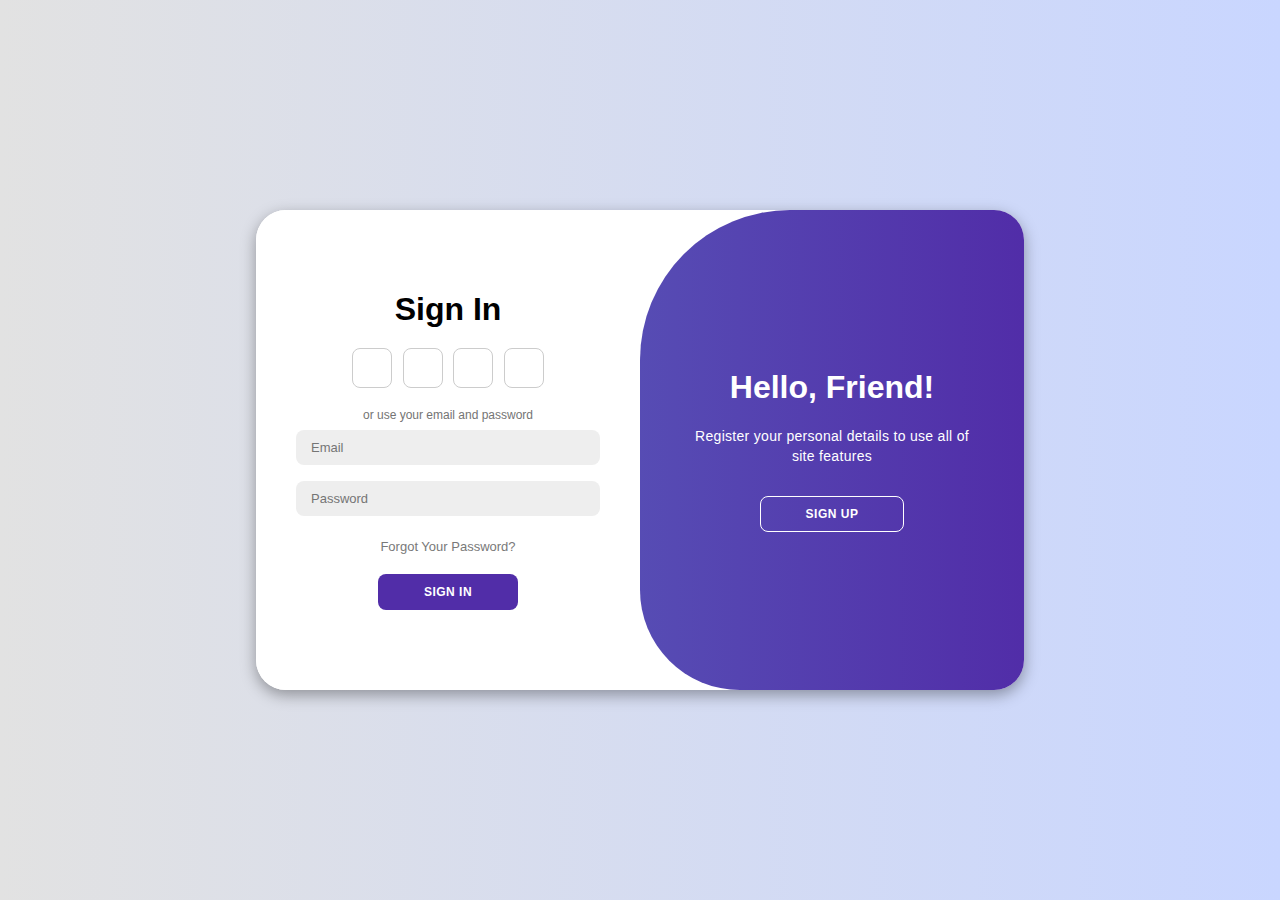
<file: form.html>
<!DOCTYPE html>
<html lang="en">
  <head>
    <meta charset="UTF-8" />
    <meta name="viewport" content="width=device-width, initial-scale=1.0" />
    <link rel="stylesheet" href="style2.css" />
    <title>Form</title>
  </head>
  <body>
    <div class="container" id="container">
      <div class="form-container sign-up">
        <form>
          <h1>Create Account</h1>
          <div class="social-icons">
            <a href="#" class="icon">
              <i class="fa-brands fa-google-plus-g"></i>
            </a>
            <a href="#" class="icon">
              <i class="fa-brands fa-facebook-f"></i>
            </a>
            <a href="#" class="icon">
              <i class="fa-brands fa-google-plus-g"></i>
            </a>
            <a href="#" class="icon">
              <i class="fa-brands fa-google-plus-g"></i>
            </a>
          </div>
          <span>or use your email for registration</span>
          <input type="text" placeholder="Name" />
          <input type="email" placeholder="Email" />
          <input type="password" placeholder="Password" />
          <button>Sign Up</button>
        </form>
      </div>
      <div class="form-container sign-in">
        <form>
          <h1>Sign In</h1>
          <div class="social-icons">
            <a href="#" class="icon">
              <i class="fa-brands fa-google-plus-g"></i>
            </a>
            <a href="#" class="icon">
              <i class="fa-brands fa-facebook-f"></i>
            </a>
            <a href="#" class="icon">
              <i class="fa-brands fa-google-plus-g"></i>
            </a>
            <a href="#" class="icon">
              <i class="fa-brands fa-google-plus-g"></i>
            </a>
          </div>
          <span>or use your email and password</span>
          <input type="email" placeholder="Email" />
          <input type="password" placeholder="Password" />
          <a href="">Forgot Your Password?</a>
          <button>Sign In</button>
        </form>
      </div>
      <div class="toggle-container">
        <div class="toggle">
          <div class="toggle-panel toggle-left">
            <h1>Welcome Back!</h1>
            <p>Enter your personal details to use all of site features</p>
            <button class="hidden" id="login">Sign In</button>
          </div>
          <div class="toggle-panel toggle-right">
            <h1>Hello, Friend!</h1>
            <p>Register your personal details to use all of site features</p>
            <button class="hidden" id="register">Sign Up</button>
          </div>
        </div>
      </div>
    </div>

    <script src="script.js"></script>
  </body>
</html>
</file>
<file: style2.css>
* {
  margin: 0;
  padding: 0;
  box-sizing: border-box;
  font-family: "Montserrat", sans-serif;
}

body {
  /* background-color: #c9d6ff; */
  background: linear-gradient(to right, #e2e2e2, #c9d6ff);
  display: flex;
  align-items: center;
  justify-content: center;
  flex-direction: column;
  height: 100vh;
}

.container {
  background-color: #fff;
  border-radius: 30px;
  box-shadow: 0 5px 15px rgba(0, 0, 0, 0.35);
  position: relative;
  overflow: hidden;
  width: 768px;
  max-width: 100%;
  min-height: 480px;
}

.container p {
  font-size: 14px;
  line-height: 20px;
  letter-spacing: 0.3px;
  margin: 20px;
}

.container span {
  font-size: 12px;
  color: #747474;
}

.container a {
  color: #797979;
  font-size: 13px;
  text-decoration: none;
  margin: 15px 0 10px;
}

.container button {
  background-color: #512da8;
  color: #fff;
  font-size: 12px;
  padding: 10px 45px;
  border: 1px solid transparent;
  border-radius: 8px;
  font-weight: 600;
  letter-spacing: 0.5px;
  text-transform: uppercase;
  margin-top: 10px;
  cursor: pointer;
}

.container button.hidden {
  background-color: transparent;
  border-color: #fff;
}

.container form {
  background-color: #fff;
  display: flex;
  align-items: center;
  justify-content: center;
  flex-direction: column;
  padding: 0 40px;
  height: 100%;
}

.container input {
  background-color: #eee;
  border: none;
  margin: 8px 0;
  padding: 10px 15px;
  font-size: 13px;
  border-radius: 8px;
  width: 100%;
  outline: none;
}

.form-container {
  position: absolute;
  top: 0;
  height: 100%;
  transition: all 0.6s ease-in-out;
}

.sign-in {
  left: 0;
  width: 50%;
  z-index: 2;
}

.container.active .sign-in {
  transform: translateX(100%);
}

.sign-up {
  left: 0;
  width: 50%;
  opacity: 0;
  z-index: 1;
}

.container.active .sign-up {
  transform: translateX(100%);
  opacity: 1;
  z-index: 5;
  animation: move 0.6s;
}

@keyframes move {
  0%,
  49.99% {
    opacity: 0;
    z-index: 1;
  }
  50%,
  100% {
    opacity: 1;
    z-index: 5;
  }
}

.social-icons {
  margin: 20px 0;
}

.social-icons a {
  border: 1px solid #ccc;
  border-radius: 20%;
  display: inline-flex;
  justify-content: center;
  align-items: center;
  margin: 0 3px;
  width: 40px;
  height: 40px;
}

.toggle-container {
  position: absolute;
  top: 0;
  left: 50%;
  width: 50%;
  height: 100%;
  overflow: hidden;
  transition: all 0.6s ease-in-out;
  border-radius: 150px 0 0 100px;
  z-index: 1000;
}

.container.active .toggle-container {
  transform: translateX(-100%);
  border-radius: 0 150px 100px 0;
}

.toggle {
  background-color: #512da8;
  height: 100%;
  background: linear-gradient(to right, #5c6bc0, #512da8);
  color: #fff;
  position: relative;
  left: -100%;
  height: 100%;
  width: 200%;
  transform: translateX(0);
  transition: all 0.6s ease-in-out;
}

.container.active .toggle {
  transform: translateX(50%);
}

.toggle-panel {
  position: absolute;
  width: 50%;
  height: 100%;
  display: flex;
  align-items: center;
  justify-content: center;
  flex-direction: column;
  padding: 0 30px;
  text-align: center;
  top: 0;
  transform: translateX(0);
  transition: all 0.6s ease-in-out;
}

.toggle-left {
  transform: translateX(-200%);
}

.container.active .toggle-left {
  transform: translateX(0);
}

.toggle-right {
  right: 0;
  transform: translateX(0);
}

.container.active .toggle-right {
  transform: translateX(200%);
}
</file>
